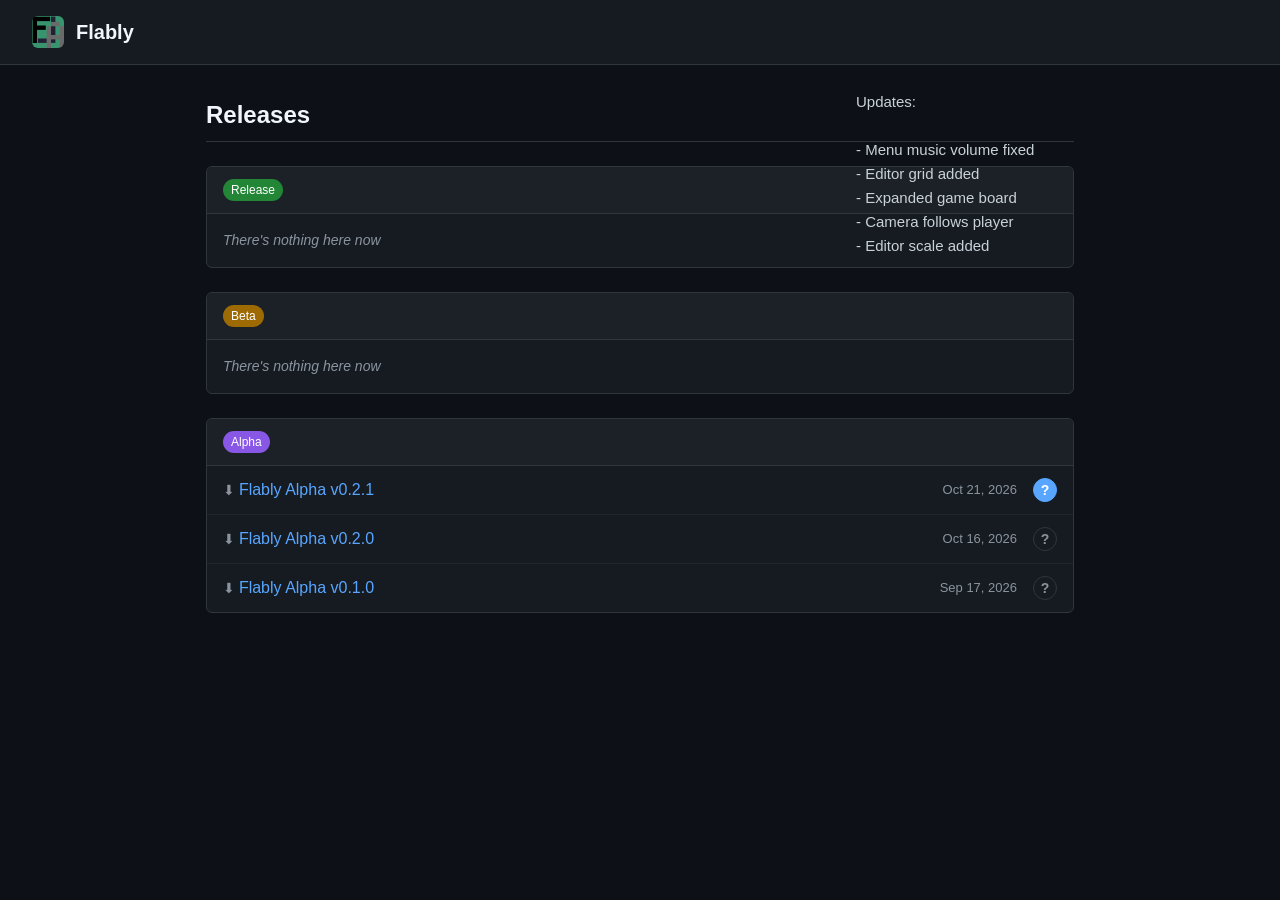
<file: flably/index.html>
<!DOCTYPE html>
<html lang="en">
<head>
<meta charset="UTF-8">
<meta name="viewport" content="width=device-width, initial-scale=1.0">
<title>Flably</title>
<link rel="icon" type="image/png" href="flably-icon.png">
<style>
  * {
    box-sizing: border-box;
  }

  body {
    margin: 0;
    font-family: -apple-system, BlinkMacSystemFont, "Segoe UI", Helvetica, Arial, sans-serif;
    background-color: #0d1117;
    color: #c9d1d9;
    line-height: 1.5;
  }

  a {
    color: #58a6ff;
    text-decoration: none;
  }

  a:hover {
    text-decoration: underline;
  }

  .header {
    background-color: #161b22;
    border-bottom: 1px solid #30363d;
    padding: 16px 32px;
    display: flex;
    align-items: center;
    gap: 12px;
  }

  .header-icon {
    width: 32px;
    height: 32px;
    border-radius: 6px;
  }

  .header-title {
    font-size: 20px;
    font-weight: 600;
    color: #f0f6fc;
  }

  .container {
    max-width: 900px;
    margin: 0 auto;
    padding: 32px 16px;
  }

  .page-title {
    font-size: 24px;
    font-weight: 600;
    color: #f0f6fc;
    margin: 0 0 24px 0;
    padding-bottom: 8px;
    border-bottom: 1px solid #30363d;
  }

  .section {
    background-color: #161b22;
    border: 1px solid #30363d;
    border-radius: 6px;
    margin-bottom: 24px;
    overflow: hidden;
  }

  .section-header {
    padding: 12px 16px;
    background-color: #1c2128;
    border-bottom: 1px solid #30363d;
    font-weight: 600;
    font-size: 16px;
    color: #f0f6fc;
    display: flex;
    align-items: center;
    gap: 8px;
  }

  .section-header .badge {
    font-size: 12px;
    padding: 2px 8px;
    border-radius: 12px;
    font-weight: 500;
  }

  .badge-release { background-color: #238636; color: #fff; }
  .badge-beta { background-color: #9e6a03; color: #fff; }
  .badge-alpha { background-color: #8957e5; color: #fff; }

  .section-body { padding: 0; }

  .release-item {
    padding: 12px 16px;
    border-bottom: 1px solid #21262d;
    display: flex;
    align-items: center;
    justify-content: space-between;
  }

  .release-item:last-child { border-bottom: none; }

  .release-item a {
    font-size: 16px;
    font-weight: 500;
  }

  .release-item a::before {
    content: "⬇ ";
    color: #8b949e;
    font-size: 14px;
  }

  .help-btn {
    background: none;
    border: 1px solid #30363d;
    color: #8b949e;
    border-radius: 50%;
    width: 24px;
    height: 24px;
    display: flex;
    align-items: center;
    justify-content: center;
    font-size: 14px;
    font-weight: bold;
    cursor: pointer;
    transition: all 0.2s;
    flex-shrink: 0;
  }

  .help-btn:hover {
    background-color: #30363d;
    color: #f0f6fc;
  }

  .help-btn.active {
    background-color: #58a6ff;
    border-color: #58a6ff;
    color: #fff;
  }

  .empty {
    padding: 16px;
    color: #8b949e;
    font-style: italic;
    font-size: 14px;
  }

  .sidebar {
    position: fixed;
    top: 90px;
    right: 40px;
    width: 30%;
    max-width: 500px;
    color: #c9d1d9;
    font-size: 15px;
    line-height: 1.6;
    white-space: pre-wrap;
    display: none;
  }

    .release-date {
    color: #8b949e;
    font-size: 13px;
  }
</style>
</head>
<body>

<div class="header">
  <img src="flably-icon.png" alt="Flably" class="header-icon">
  <span class="header-title">Flably</span>
</div>

<div class="container">
  <h1 class="page-title">Releases</h1>

  <div class="section" id="section-release">
    <div class="section-header">
      <span class="badge badge-release">Release</span>
    </div>
    <div class="section-body" id="body-release"></div>
  </div>

  <div class="section" id="section-beta">
    <div class="section-header">
      <span class="badge badge-beta">Beta</span>
    </div>
    <div class="section-body" id="body-beta"></div>
  </div>

  <div class="section" id="section-alpha">
    <div class="section-header">
      <span class="badge badge-alpha">Alpha</span>
    </div>
    <div class="section-body" id="body-alpha"></div>
  </div>
</div>

<div class="sidebar" id="sidebar-content"></div>

<script>
  const releases = {
    release: [

    ],
    beta: [

    ],
    alpha: [
      {
        title: "Flably Alpha v0.2.1",
        link: "https://github.com/sysgmnet/Flably-alpha/releases/download/Flably_Alpha_v0.2.1/Flably_alpha_v0.2.1.zip",
        date: "Oct 21, 2026",
        notes: "Updates:\n\n- Menu music volume fixed\n- Editor grid added\n- Expanded game board\n- Camera follows player\n- Editor scale added"
      },
      {
        title: "Flably Alpha v0.2.0",
        link: "https://github.com/sysgmnet/Flably-alpha/releases/download/Flably_Alpha_v0.2.0/Flably_alpha_v0.2.zip",
        date: "Oct 16, 2026",
        notes: "New Features:\n- Textures\n- Menu music\n- Virtual Resolution\n- Custom level creation \n- Editor and game are ready"
      },
      {
        title: "Flably Alpha v0.1.0",
        link: "https://github.com/sysgmnet/Flably-alpha/releases/download/Flably_Alpha_v0.1.0/Flably_alpha_v0.1.zip",
        date: "Sep 17, 2026",
        notes: "Initial release.\nPlayer - a square that moves around the screen\nEnvironment - basic obstacles"
      },
    ],
  };

  function renderSection(type) {
    const body = document.getElementById("body-" + type);
    const items = releases[type];

    if (!items || items.length === 0) {
      body.innerHTML = '<div class="empty">There\'s nothing here now</div>';
      return;
    }

    body.innerHTML = items
      .map((item) => {
        const safeNotes = (item.notes || "").replace(/"/g, '&quot;');
        const safeDate = item.date || "";

        return `
          <div class="release-item">
            <a href="${item.link}" target="_blank" rel="noopener noreferrer">${item.title}</a>
            <div style="display: flex; align-items: center; gap: 16px;">
              <span class="release-date">${safeDate}</span>
              <button class="help-btn" data-notes="${safeNotes}" onclick="showNotes(this)">?</button>
            </div>
          </div>
        `;
      })
      .join("");
  }

  function showNotes(btn) {
    document.querySelectorAll('.help-btn').forEach(b => b.classList.remove('active'));
    btn.classList.add('active');

    const notes = btn.getAttribute('data-notes');
    const contentEl = document.getElementById('sidebar-content');

    if (notes && notes.trim() !== "") {
      contentEl.innerText = notes;
      contentEl.style.display = "block";
    } else {
      contentEl.innerText = "";
      contentEl.style.display = "none";
    }
  }

  renderSection("release");
  renderSection("beta");
  renderSection("alpha");

  window.addEventListener('DOMContentLoaded', () => {
    const firstBtn = document.querySelector('.help-btn');
    if (firstBtn) {
      firstBtn.click();
    }
  });
</script>

</body>
</html>
</file>
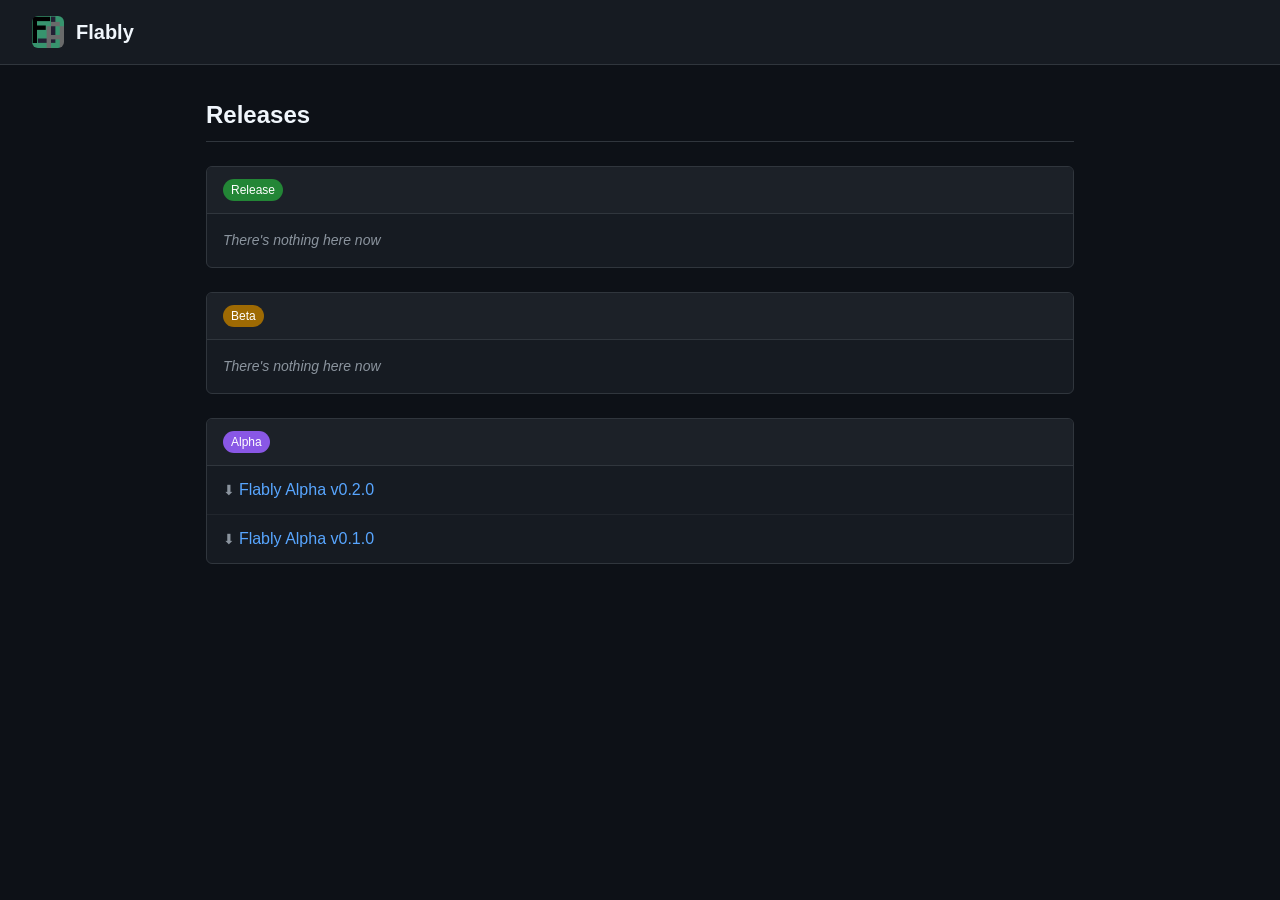
<file: flably/flably.html>
<!DOCTYPE html>
<html lang="en">
<head>
<meta charset="UTF-8">
<meta name="viewport" content="width=device-width, initial-scale=1.0">
<title>Flably — Releases</title>
<style>
  * {
    box-sizing: border-box;
  }

  body {
    margin: 0;
    font-family: -apple-system, BlinkMacSystemFont, "Segoe UI", Helvetica, Arial, sans-serif;
    background-color: #0d1117;
    color: #c9d1d9;
    line-height: 1.5;
  }

  a {
    color: #58a6ff;
    text-decoration: none;
  }

  a:hover {
    text-decoration: underline;
  }

  .header {
    background-color: #161b22;
    border-bottom: 1px solid #30363d;
    padding: 16px 32px;
    display: flex;
    align-items: center;
    gap: 12px;
  }

  .header-icon {
    width: 32px;
    height: 32px;
    border-radius: 6px;
  }

  .header-title {
    font-size: 20px;
    font-weight: 600;
    color: #f0f6fc;
  }

  .container {
    max-width: 900px;
    margin: 0 auto;
    padding: 32px 16px;
  }

  .page-title {
    font-size: 24px;
    font-weight: 600;
    color: #f0f6fc;
    margin: 0 0 24px 0;
    padding-bottom: 8px;
    border-bottom: 1px solid #30363d;
  }

  .section {
    background-color: #161b22;
    border: 1px solid #30363d;
    border-radius: 6px;
    margin-bottom: 24px;
    overflow: hidden;
  }

  .section-header {
    padding: 12px 16px;
    background-color: #1c2128;
    border-bottom: 1px solid #30363d;
    font-weight: 600;
    font-size: 16px;
    color: #f0f6fc;
    display: flex;
    align-items: center;
    gap: 8px;
  }

  .section-header .badge {
    font-size: 12px;
    padding: 2px 8px;
    border-radius: 12px;
    font-weight: 500;
  }

  .badge-release {
    background-color: #238636;
    color: #fff;
  }

  .badge-beta {
    background-color: #9e6a03;
    color: #fff;
  }

  .badge-alpha {
    background-color: #8957e5;
    color: #fff;
  }

  .section-body {
    padding: 0;
  }

  .release-item {
    padding: 12px 16px;
    border-bottom: 1px solid #21262d;
    display: flex;
    align-items: center;
    gap: 8px;
  }

  .release-item:last-child {
    border-bottom: none;
  }

  .release-item a {
    font-size: 16px;
    font-weight: 500;
  }

  .release-item a::before {
    content: "⬇ ";
    color: #8b949e;
    font-size: 14px;
  }

  .empty {
    padding: 16px;
    color: #8b949e;
    font-style: italic;
    font-size: 14px;
  }
</style>
</head>
<body>

<div class="header">
  <img src="flably-icon.png" alt="Flably" class="header-icon">
  <span class="header-title">Flably</span>
</div>

<div class="container">
  <h1 class="page-title">Releases</h1>

  <div class="section" id="section-release">
    <div class="section-header">
      <span class="badge badge-release">Release</span>
    </div>
    <div class="section-body" id="body-release"></div>
  </div>

  <div class="section" id="section-beta">
    <div class="section-header">
      <span class="badge badge-beta">Beta</span>
    </div>
    <div class="section-body" id="body-beta"></div>
  </div>

  <div class="section" id="section-alpha">
    <div class="section-header">
      <span class="badge badge-alpha">Alpha</span>
    </div>
    <div class="section-body" id="body-alpha"></div>
  </div>
</div>

<script>

  const releases = {
    release: [
    ],
    beta: [
    ],
    alpha: [
      { title: "Flably Alpha v0.2.0", link: "https://github.com/sysgmnet/Flably-alpha/releases/download/Flably_Alpha_v.0.2/Flably_alpha_v.0.2.zip" },
      { title: "Flably Alpha v0.1.0", link: "https://github.com/sysgmnet/Flably-alpha/releases/download/Flably_Alpha_v.0.1/Flably_alpha_v0.1.zip" },
    ],
  };

  function renderSection(type) {
    const body = document.getElementById("body-" + type);
    const items = releases[type];

    if (!items || items.length === 0) {
      body.innerHTML = '<div class="empty">There\'s nothing here now</div>';
      return;
    }

    body.innerHTML = items
      .map(
        (item) =>
          `<div class="release-item">
             <a href="${item.link}" target="_blank" rel="noopener noreferrer">${item.title}</a>
           </div>`
      )
      .join("");
  }

  renderSection("release");
  renderSection("beta");
  renderSection("alpha");
</script>

</body>
</html>
</file>
